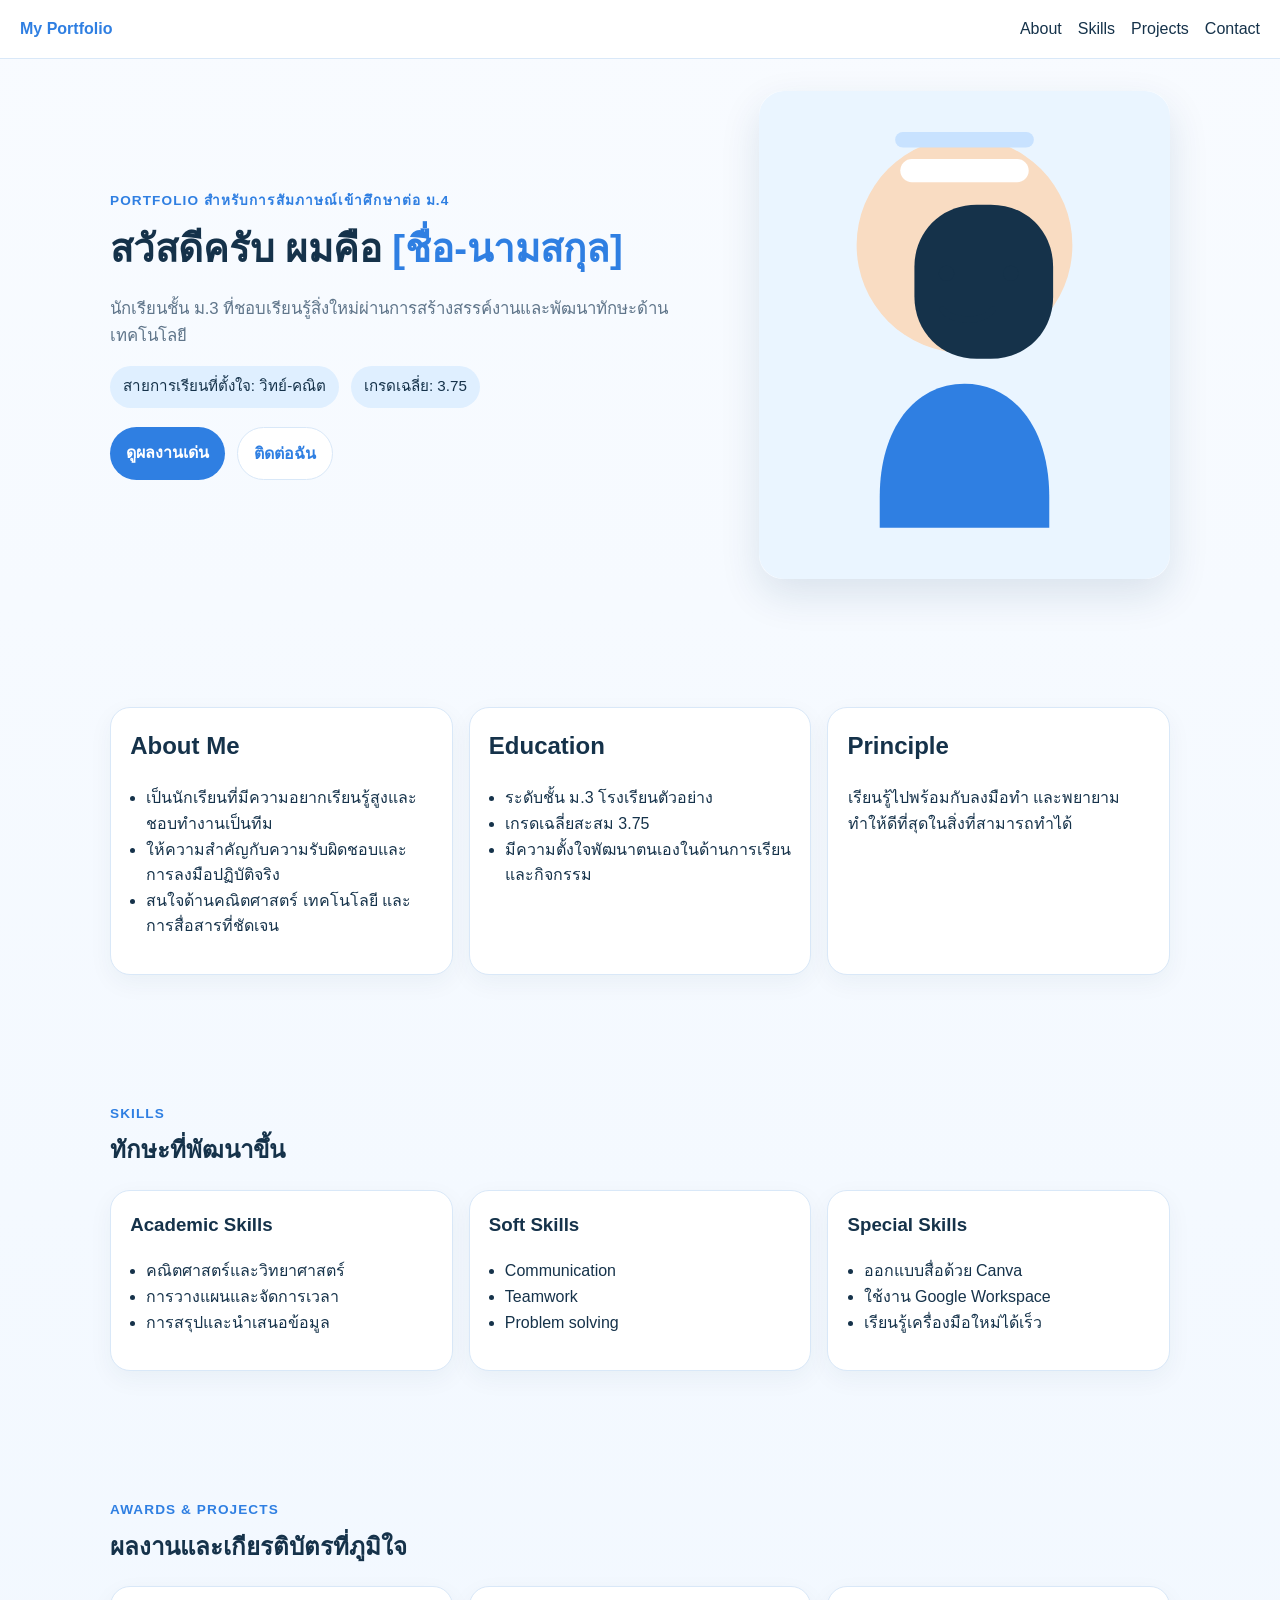
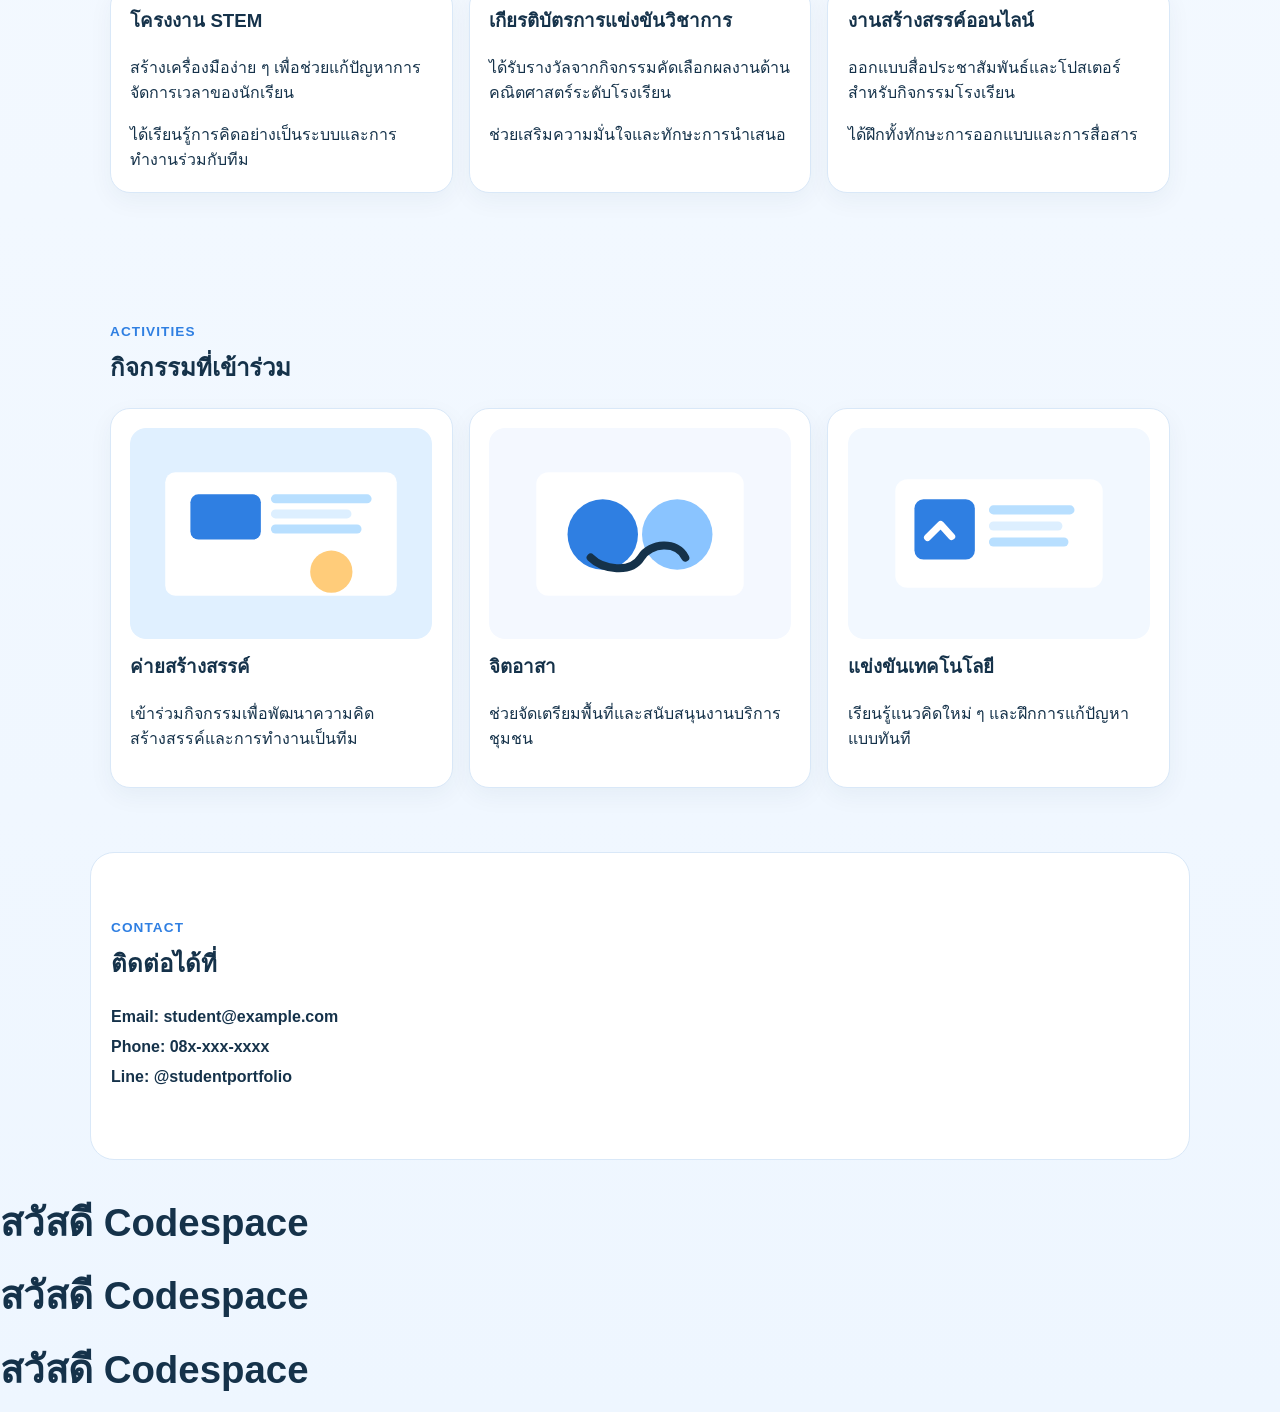
<file: My folio/index.html>
<!DOCTYPE html>
<html lang="th">
  <head>
    <meta charset="UTF-8" />
    <meta name="viewport" content="width=device-width, initial-scale=1.0" />
    <title>Portfolio นักเรียนชั้น ม.3</title>
    <meta
      name="description"
      content="เว็บไซต์ Portfolio สำหรับนักเรียนชั้น ม.3 ใช้ประกอบการสัมภาษณ์เข้าศึกษาต่อชั้น ม.4"
    />
    <link rel="stylesheet" href="styles.css" />
  </head>
  <body>
    <header class="topbar">
      <a class="brand" href="#hero">My Portfolio</a>
      <nav class="nav-links" aria-label="Primary navigation">
        <a href="#about">About</a>
        <a href="#skills">Skills</a>
        <a href="#projects">Projects</a>
        <a href="#contact">Contact</a>
      </nav>
    </header>

    <main id="hero">
      <section class="hero section">
        <div class="hero-copy">
          <p class="eyebrow">Portfolio สำหรับการสัมภาษณ์เข้าศึกษาต่อ ม.4</p>
          <h1>สวัสดีครับ ผมคือ <span>[ชื่อ-นามสกุล]</span></h1>
          <p class="tagline">
            นักเรียนชั้น ม.3 ที่ชอบเรียนรู้สิ่งใหม่ผ่านการสร้างสรรค์งานและพัฒนาทักษะด้านเทคโนโลยี
          </p>
          <div class="hero-meta">
            <span>สายการเรียนที่ตั้งใจ: วิทย์-คณิต</span>
            <span>เกรดเฉลี่ย: 3.75</span>
          </div>
          <div class="hero-actions">
            <a class="button primary" href="#projects">ดูผลงานเด่น</a>
            <a class="button secondary" href="#contact">ติดต่อฉัน</a>
          </div>
        </div>
        <div class="hero-visual">
          <img src="assets/hero-portrait.svg" alt="ภาพตัวอย่างนักเรียน" />
        </div>
      </section>

      <section id="about" class="section about-grid">
        <div class="card">
          <h2>About Me</h2>
          <ul>
            <li>เป็นนักเรียนที่มีความอยากเรียนรู้สูงและชอบทำงานเป็นทีม</li>
            <li>ให้ความสำคัญกับความรับผิดชอบและการลงมือปฏิบัติจริง</li>
            <li>สนใจด้านคณิตศาสตร์ เทคโนโลยี และการสื่อสารที่ชัดเจน</li>
          </ul>
        </div>
        <div class="card">
          <h2>Education</h2>
          <ul>
            <li>ระดับชั้น ม.3 โรงเรียนตัวอย่าง</li>
            <li>เกรดเฉลี่ยสะสม 3.75</li>
            <li>มีความตั้งใจพัฒนาตนเองในด้านการเรียนและกิจกรรม</li>
          </ul>
        </div>
        <div class="card">
          <h2>Principle</h2>
          <p>เรียนรู้ไปพร้อมกับลงมือทำ และพยายามทำให้ดีที่สุดในสิ่งที่สามารถทำได้</p>
        </div>
      </section>

      <section id="skills" class="section">
        <div class="section-heading">
          <p class="eyebrow">Skills</p>
          <h2>ทักษะที่พัฒนาขึ้น</h2>
        </div>
        <div class="skills-grid">
          <article class="card skill-card">
            <h3>Academic Skills</h3>
            <ul>
              <li>คณิตศาสตร์และวิทยาศาสตร์</li>
              <li>การวางแผนและจัดการเวลา</li>
              <li>การสรุปและนำเสนอข้อมูล</li>
            </ul>
          </article>
          <article class="card skill-card">
            <h3>Soft Skills</h3>
            <ul>
              <li>Communication</li>
              <li>Teamwork</li>
              <li>Problem solving</li>
            </ul>
          </article>
          <article class="card skill-card">
            <h3>Special Skills</h3>
            <ul>
              <li>ออกแบบสื่อด้วย Canva</li>
              <li>ใช้งาน Google Workspace</li>
              <li>เรียนรู้เครื่องมือใหม่ได้เร็ว</li>
            </ul>
          </article>
        </div>
      </section>

      <section id="projects" class="section">
        <div class="section-heading">
          <p class="eyebrow">Awards & Projects</p>
          <h2>ผลงานและเกียรติบัตรที่ภูมิใจ</h2>
        </div>
        <div class="projects-grid">
          <article class="card project-card">
            <h3>โครงงาน STEM</h3>
            <p>สร้างเครื่องมือง่าย ๆ เพื่อช่วยแก้ปัญหาการจัดการเวลาของนักเรียน</p>
            <span>ได้เรียนรู้การคิดอย่างเป็นระบบและการทำงานร่วมกับทีม</span>
          </article>
          <article class="card project-card">
            <h3>เกียรติบัตรการแข่งขันวิชาการ</h3>
            <p>ได้รับรางวัลจากกิจกรรมคัดเลือกผลงานด้านคณิตศาสตร์ระดับโรงเรียน</p>
            <span>ช่วยเสริมความมั่นใจและทักษะการนำเสนอ</span>
          </article>
          <article class="card project-card">
            <h3>งานสร้างสรรค์ออนไลน์</h3>
            <p>ออกแบบสื่อประชาสัมพันธ์และโปสเตอร์สำหรับกิจกรรมโรงเรียน</p>
            <span>ได้ฝึกทั้งทักษะการออกแบบและการสื่อสาร</span>
          </article>
        </div>
      </section>

      <section id="activities" class="section">
        <div class="section-heading">
          <p class="eyebrow">Activities</p>
          <h2>กิจกรรมที่เข้าร่วม</h2>
        </div>
        <div class="activities-grid">
          <article class="card activity-card">
            <img src="assets/activity-1.svg" alt="ภาพกิจกรรมค่ายสร้างสรรค์" />
            <h3>ค่ายสร้างสรรค์</h3>
            <p>เข้าร่วมกิจกรรมเพื่อพัฒนาความคิดสร้างสรรค์และการทำงานเป็นทีม</p>
          </article>
          <article class="card activity-card">
            <img src="assets/activity-2.svg" alt="ภาพกิจกรรมจิตอาสา" />
            <h3>จิตอาสา</h3>
            <p>ช่วยจัดเตรียมพื้นที่และสนับสนุนงานบริการชุมชน</p>
          </article>
          <article class="card activity-card">
            <img src="assets/activity-3.svg" alt="ภาพกิจกรรมแข่งขันด้านเทคโนโลยี" />
            <h3>แข่งขันเทคโนโลยี</h3>
            <p>เรียนรู้แนวคิดใหม่ ๆ และฝึกการแก้ปัญหาแบบทันที</p>
          </article>
        </div>
      </section>

      <section id="contact" class="section contact-card">
        <div class="section-heading">
          <p class="eyebrow">Contact</p>
          <h2>ติดต่อได้ที่</h2>
        </div>
        <div class="contact-list">
          <p>Email: student@example.com</p>
          <p>Phone: 08x-xxx-xxxx</p>
          <p>Line: @studentportfolio</p>
        </div>
      </section>
    </main>
  </body>
</html>
<!DOCTYPE html>
<html lang="th">
<head>
    <meta charset="UTF-8">
    <title>หน้าแรก</title>
</head>
<body>
    <h1>สวัสดี Codespace</h1>
</body>
<!DOCTYPE html>
<html lang="th">
<head>
    <meta charset="UTF-8">
    <title>หน้าแรก</title>
</head>
<body>
    <h1>สวัสดี Codespace</h1>
</body>
<!DOCTYPE html>
<html lang="th">
<head>
    <meta charset="UTF-8">
    <title>หน้าแรก</title>
</head>
<body>
    <h1>สวัสดี Codespace</h1>
</body>
</html>
</file>
<file: My folio/styles.css>
:root {
  --bg: #f5f9ff;
  --surface: #ffffff;
  --text: #15324a;
  --muted: #5f758a;
  --primary: #2f7fe2;
  --primary-soft: #dfefff;
  --border: #d9e8f8;
}

* {
  box-sizing: border-box;
}

html {
  scroll-behavior: smooth;
}

body {
  margin: 0;
  font-family: "Segoe UI", Tahoma, Geneva, Verdana, sans-serif;
  color: var(--text);
  background: linear-gradient(180deg, #f8fbff 0%, #eef6ff 100%);
  line-height: 1.6;
}

img {
  max-width: 100%;
  display: block;
}

.topbar {
  position: sticky;
  top: 0;
  z-index: 10;
  display: flex;
  justify-content: space-between;
  align-items: center;
  padding: 1rem 1.25rem;
  background: rgba(255, 255, 255, 0.95);
  backdrop-filter: blur(8px);
  border-bottom: 1px solid var(--border);
}

.brand {
  font-weight: 700;
  color: var(--primary);
  text-decoration: none;
}

.nav-links {
  display: flex;
  gap: 1rem;
}

.nav-links a {
  text-decoration: none;
  color: var(--text);
  font-weight: 500;
}

.section {
  max-width: 1100px;
  margin: 0 auto;
  padding: 4rem 1.25rem;
}

.hero {
  display: grid;
  grid-template-columns: 1.2fr 0.8fr;
  gap: 2rem;
  align-items: center;
  padding-top: 2rem;
}

.eyebrow {
  margin: 0 0 0.4rem;
  color: var(--primary);
  font-weight: 700;
  letter-spacing: 0.08em;
  text-transform: uppercase;
  font-size: 0.85rem;
}

h1,
h2,
h3 {
  margin-top: 0;
}

h1 {
  font-size: clamp(1.8rem, 3vw, 2.6rem);
  margin-bottom: 0.75rem;
}

h1 span {
  color: var(--primary);
}

.tagline {
  font-size: 1.05rem;
  color: var(--muted);
  margin-bottom: 1rem;
}

.hero-meta {
  display: flex;
  flex-wrap: wrap;
  gap: 0.75rem;
  margin-bottom: 1.2rem;
}

.hero-meta span {
  background: var(--primary-soft);
  padding: 0.55rem 0.8rem;
  border-radius: 999px;
  font-size: 0.95rem;
}

.hero-actions {
  display: flex;
  flex-wrap: wrap;
  gap: 0.75rem;
}

.button {
  display: inline-block;
  padding: 0.8rem 1rem;
  border-radius: 999px;
  text-decoration: none;
  font-weight: 600;
}

.button.primary {
  background: var(--primary);
  color: white;
}

.button.secondary {
  background: white;
  color: var(--primary);
  border: 1px solid var(--border);
}

.hero-visual img {
  border-radius: 24px;
  box-shadow: 0 16px 40px rgba(20, 59, 97, 0.12);
}

.about-grid,
.skills-grid,
.projects-grid,
.activities-grid {
  display: grid;
  gap: 1rem;
}

.about-grid {
  grid-template-columns: repeat(3, 1fr);
}

.skills-grid,
.projects-grid,
.activities-grid {
  grid-template-columns: repeat(3, 1fr);
}

.card {
  background: var(--surface);
  border: 1px solid var(--border);
  border-radius: 20px;
  padding: 1.2rem;
  box-shadow: 0 8px 24px rgba(19, 50, 74, 0.05);
}

.card ul {
  padding-left: 1rem;
}

.section-heading {
  margin-bottom: 1rem;
}

.contact-card {
  background: var(--surface);
  border: 1px solid var(--border);
  border-radius: 24px;
  margin-bottom: 2rem;
}

.contact-list p {
  margin: 0.3rem 0;
  font-weight: 600;
}

.activity-card img {
  border-radius: 16px;
  margin-bottom: 0.8rem;
}

@media (max-width: 768px) {
  .hero,
  .about-grid,
  .skills-grid,
  .projects-grid,
  .activities-grid {
    grid-template-columns: 1fr;
  }

  .topbar {
    flex-direction: column;
    gap: 0.5rem;
  }

  .nav-links {
    flex-wrap: wrap;
    justify-content: center;
  }
}
</file>
